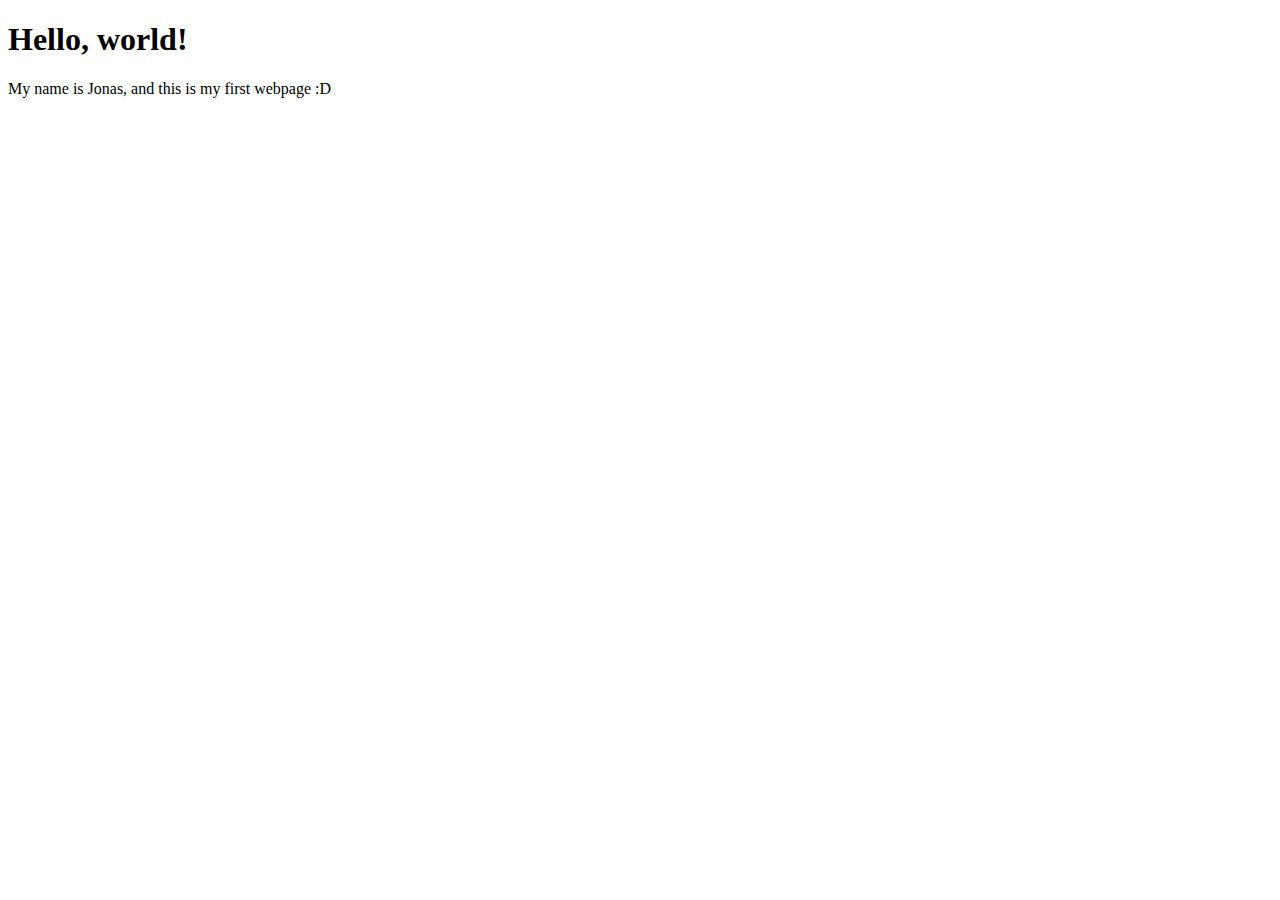
<file: 01-Test/index.html>
<!DOCTYPE html>
<html lang="en">
  <head>
    <meta charset="UTF-8" />
    <meta http-equiv="X-UA-Compatible" content="IE=edge" />
    <meta name="viewport" content="width=device-width, initial-scale=1.0" />
    <title>My first Webpage</title>
  </head>
  <body>
    <h1>Hello, world!</h1>
    <p>My name is Jonas, and this is my first webpage :D</p>
  </body>
</html>
</file>
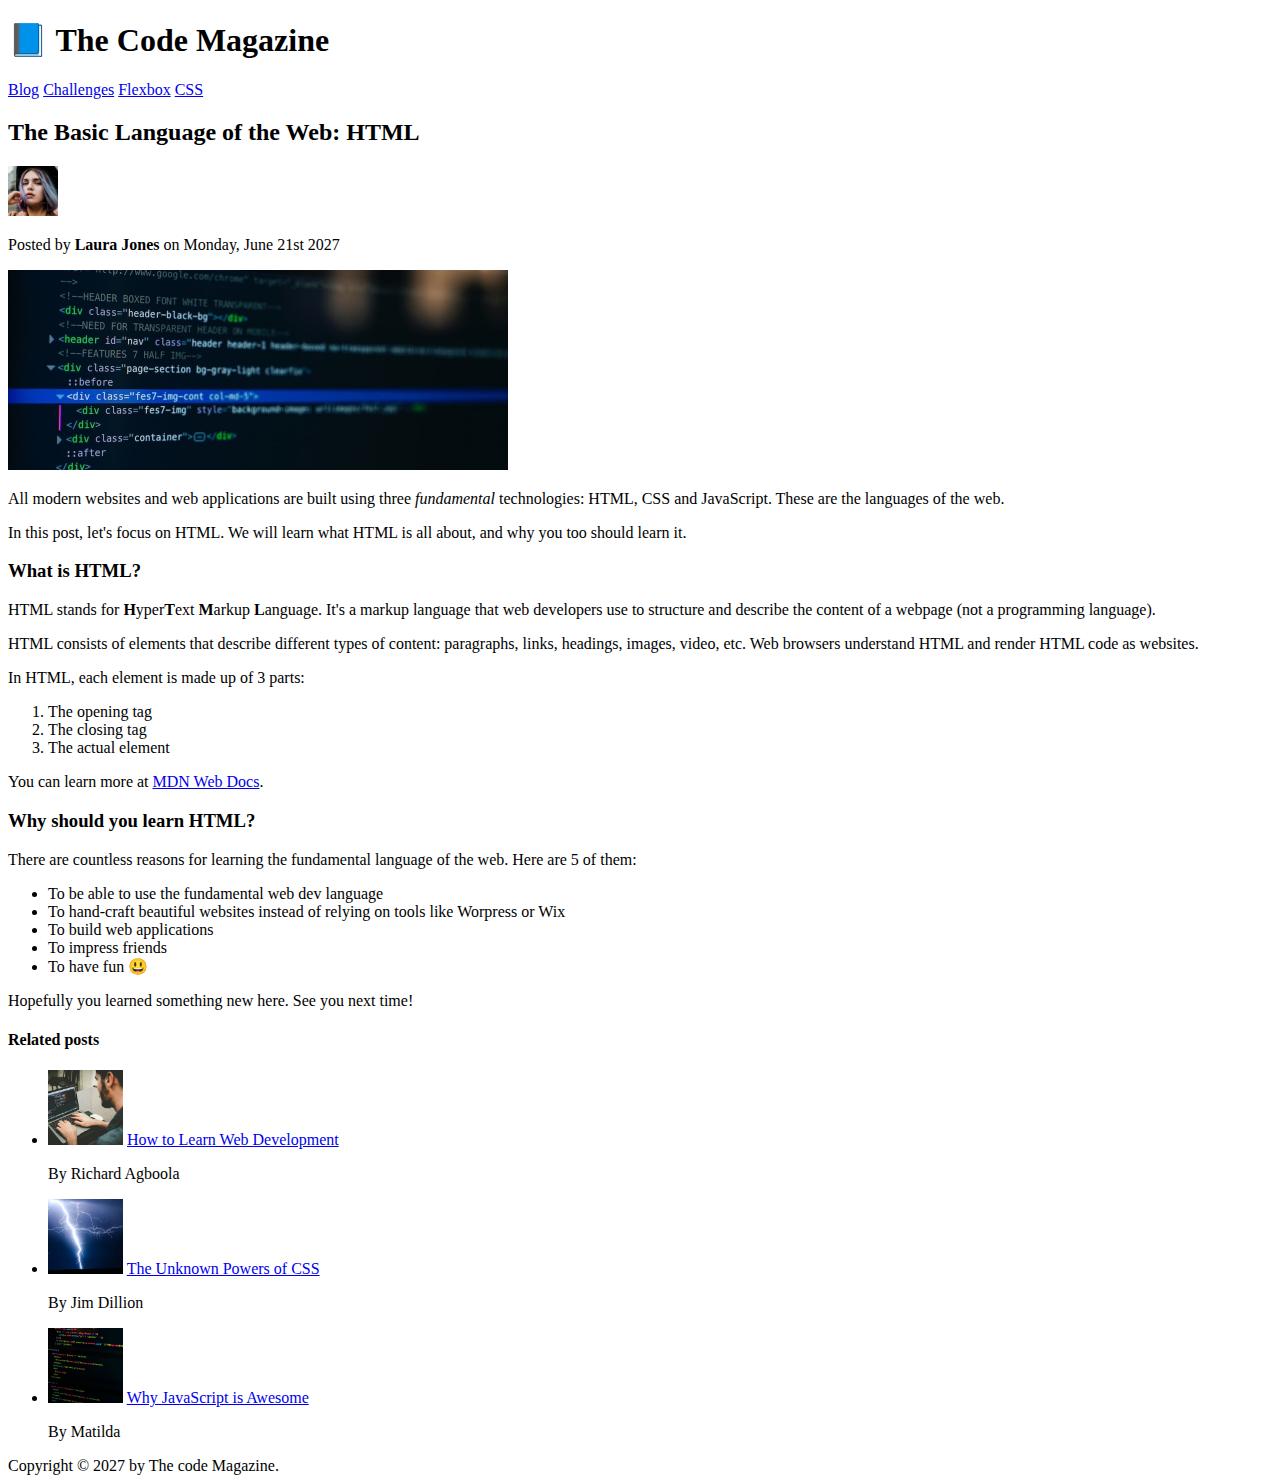
<file: 02-HTML-Fundamentals/index.html>
<!DOCTYPE html>
<html lang="en">
  <head>
    <meta charset="UTF-8" />
    <title>Basic Html</title>
  </head>

  <body>
    <header>
      <h1>📘 The Code Magazine</h1>

      <nav>
        <a href="blog.html">Blog</a>
        <a href="#">Challenges</a>
        <a href="#">Flexbox</a>
        <a href="#">CSS</a>
      </nav>
    </header>

    <article>
      <header>
        <h2>The Basic Language of the Web: HTML</h2>

        <img
          src="img/laura-jones.jpg"
          alt="Headshot of laura-jones"
          width="50"
          height="50"
        />

        <p>Posted by <strong>Laura Jones</strong> on Monday, June 21st 2027</p>

        <img src="img/post-img.jpg" alt="HTML code on a screen" width="500" />
      </header>

      <p>
        All modern websites and web applications are built using three
        <em>fundamental</em> technologies: HTML, CSS and JavaScript. These are
        the languages of the web.
      </p>

      <p>
        In this post, let's focus on HTML. We will learn what HTML is all about,
        and why you too should learn it.
      </p>

      <h3>What is HTML?</h3>

      <p>
        HTML stands for <strong>H</strong>yper<strong>T</strong>ext
        <strong>M</strong>arkup <strong>L</strong>anguage. It's a markup
        language that web developers use to structure and describe the content
        of a webpage (not a programming language).
      </p>

      <p>
        HTML consists of elements that describe different types of content:
        paragraphs, links, headings, images, video, etc. Web browsers understand
        HTML and render HTML code as websites.
      </p>

      <p>In HTML, each element is made up of 3 parts:</p>

      <ol>
        <li>The opening tag</li>
        <li>The closing tag</li>
        <li>The actual element</li>
      </ol>

      <p>
        You can learn more at
        <a
          href="https://developer.mozilla.org/en-US/docs/Web/HTML"
          target="_blank"
          >MDN Web Docs</a
        >.
      </p>
      <h3>Why should you learn HTML?</h3>

      <p>
        There are countless reasons for learning the fundamental language of the
        web. Here are 5 of them:
      </p>

      <ul>
        <li>To be able to use the fundamental web dev language</li>
        <li>
          To hand-craft beautiful websites instead of relying on tools like
          Worpress or Wix
        </li>
        <li>To build web applications</li>
        <li>To impress friends</li>
        <li>To have fun 😃</li>
      </ul>

      <p>Hopefully you learned something new here. See you next time!</p>
    </article>

    <aside>
      <h4>Related posts</h4>
      <ul>
        <li>
          <img
            src="img/related-1.jpg"
            alt="Man using computer"
            width="75"
            height="75"
          />
          <a href="#">How to Learn Web Development</a>
          <p>By Richard Agboola</p>
        </li>
        <li>
          <img
            src="img/related-2.jpg"
            alt="ligthening"
            width="75"
            height="75"
          />
          <a href="#">The Unknown Powers of CSS</a>
          <p>By Jim Dillion</p>
        </li>
        <li>
          <img
            src="img/related-3.jpg"
            alt="html.js codes"
            width="75"
            height="75"
          />
          <a href="#">Why JavaScript is Awesome</a>
          <p>By Matilda</p>
        </li>
      </ul>
    </aside>

    <footer>Copyright &copy; 2027 by The code Magazine.</footer>
  </body>
</html>
</file>
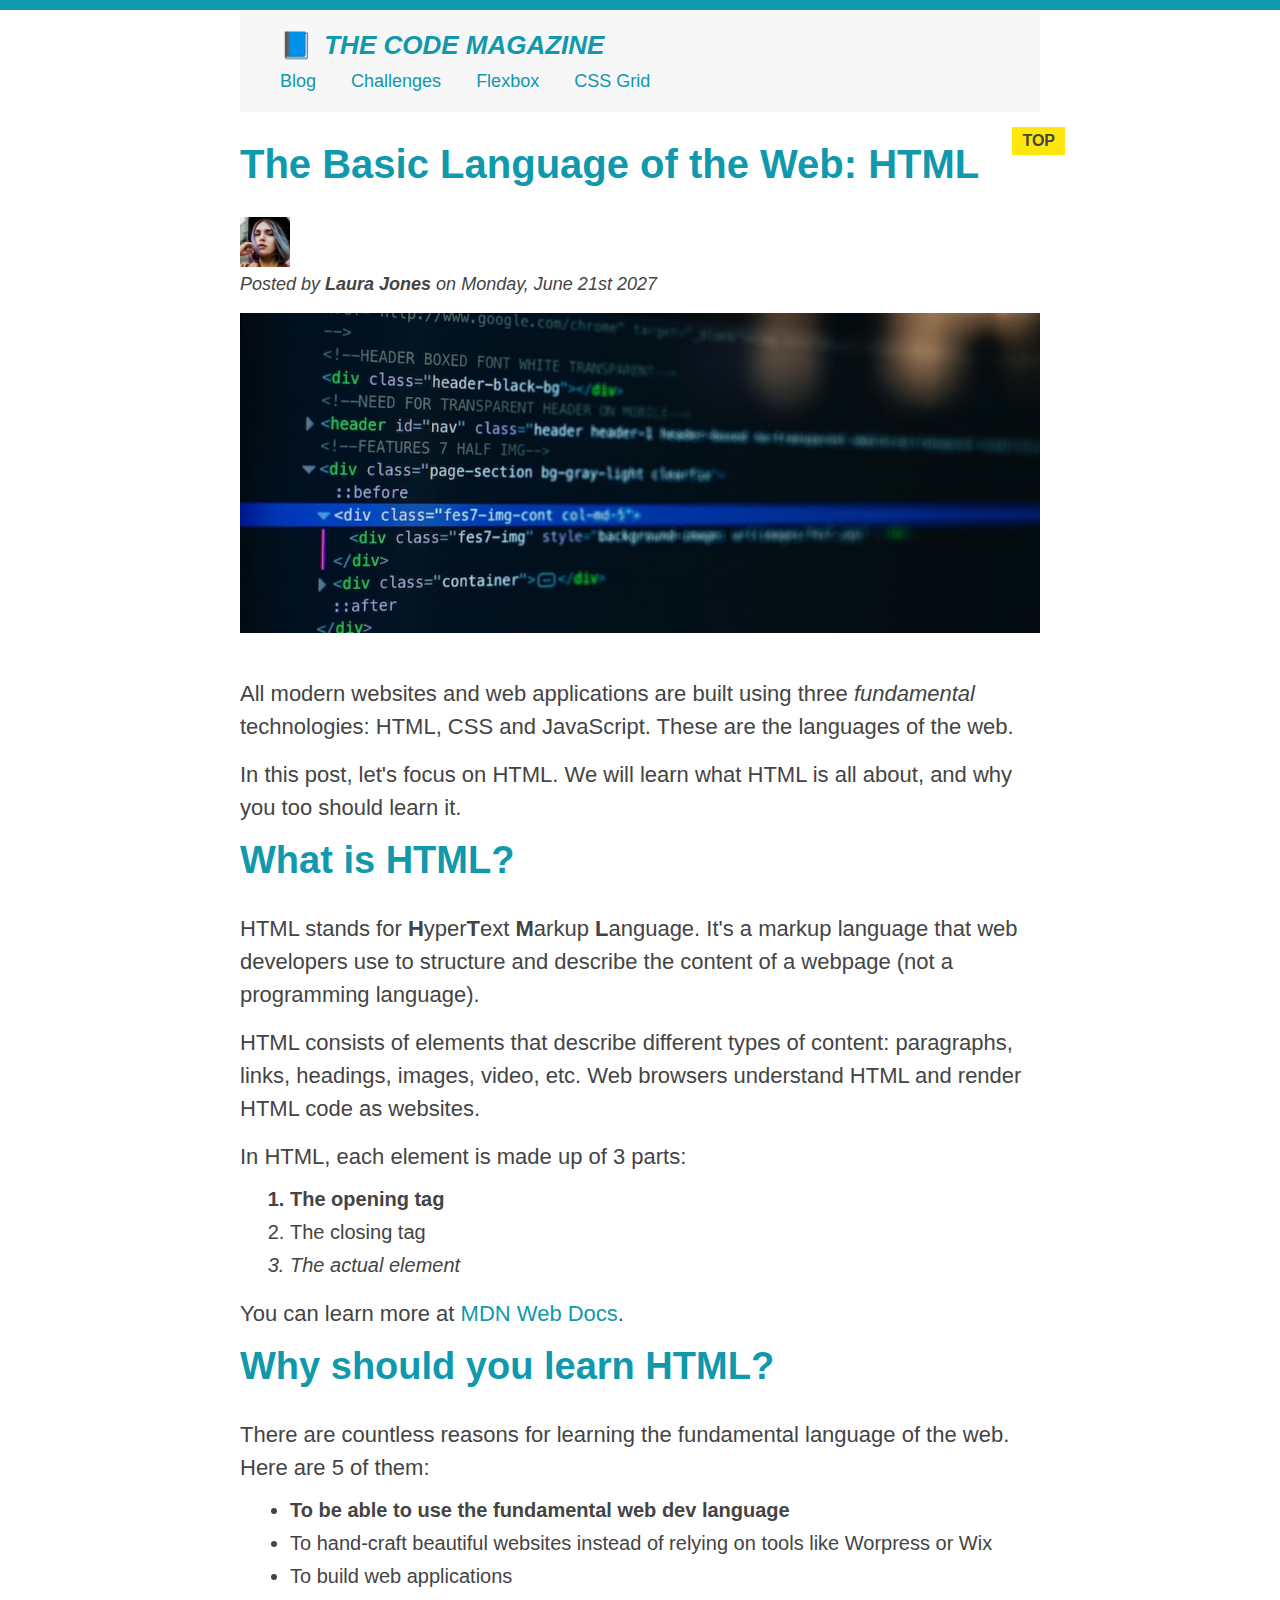
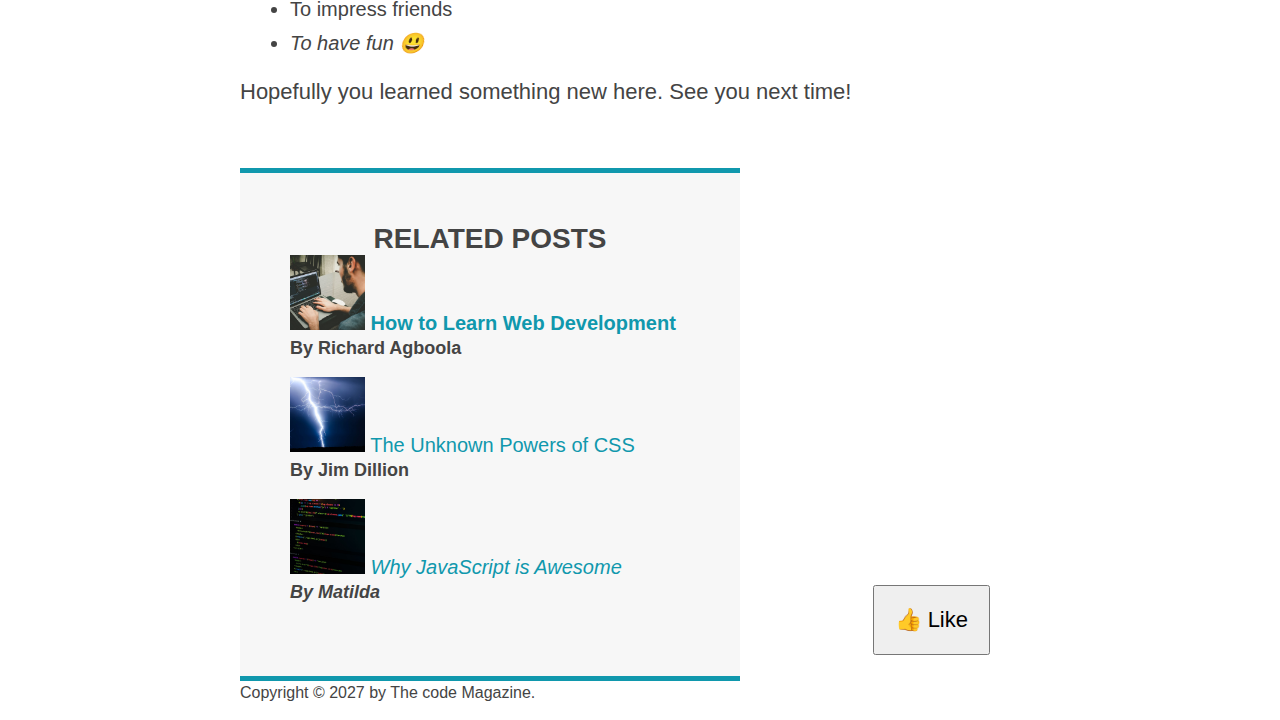
<file: 03-CSS-Fundamentals/index.html>
<!DOCTYPE html>
<html lang="en">
  <head>
    <meta charset="UTF-8" />
    <title>Basic Html</title>
    <link rel="stylesheet" href="styles.css" />
  </head>

  <body>
    <div class="container">
      <header class="main-header">
        <h1>📘 The Code Magazine</h1>

        <nav>
          <a href="blog.html">Blog</a>
          <a href="#">Challenges</a>
          <a href="#">Flexbox</a>
          <a href="#">CSS Grid</a>
        </nav>
      </header>

      <article>
        <header class="post-header">
          <h2>The Basic Language of the Web: HTML</h2>

          <img
            src="img/laura-jones.jpg"
            alt="Headshot of laura-jones"
            width="50"
            height="50"
          />

          <p id="author">
            Posted by <strong>Laura Jones</strong> on Monday, June 21st 2027
          </p>

          <img
            src="img/post-img.jpg"
            alt="HTML code on a screen"
            width="500"
            class="post-img"
          />
          <button>👍 Like</button>
        </header>

        <p>
          All modern websites and web applications are built using three
          <em>fundamental</em> technologies: HTML, CSS and JavaScript. These are
          the languages of the web.
        </p>

        <p>
          In this post, let's focus on HTML. We will learn what HTML is all
          about, and why you too should learn it.
        </p>

        <h3>What is HTML?</h3>

        <p>
          HTML stands for <strong>H</strong>yper<strong>T</strong>ext
          <strong>M</strong>arkup <strong>L</strong>anguage. It's a markup
          language that web developers use to structure and describe the content
          of a webpage (not a programming language).
        </p>

        <p>
          HTML consists of elements that describe different types of content:
          paragraphs, links, headings, images, video, etc. Web browsers
          understand HTML and render HTML code as websites.
        </p>

        <p>In HTML, each element is made up of 3 parts:</p>

        <ol>
          <li class="first-class">The opening tag</li>
          <li>The closing tag</li>
          <li>The actual element</li>
        </ol>

        <p>
          You can learn more at
          <a
            href="https://developer.mozilla.org/en-US/docs/Web/HTML"
            target="_blank"
            >MDN Web Docs</a
          >.
        </p>
        <h3>Why should you learn HTML?</h3>

        <p>
          There are countless reasons for learning the fundamental language of
          the web. Here are 5 of them:
        </p>

        <ul>
          <li class="first-class">
            To be able to use the fundamental web dev language
          </li>
          <li>
            To hand-craft beautiful websites instead of relying on tools like
            Worpress or Wix
          </li>
          <li>To build web applications</li>
          <li>To impress friends</li>
          <li>To have fun 😃</li>
        </ul>

        <p>Hopefully you learned something new here. See you next time!</p>
      </article>

      <aside>
        <h4>Related posts</h4>
        <ul class="related">
          <li>
            <img
              src="img/related-1.jpg"
              alt="Man using computer"
              width="75"
              height="75"
            />
            <a href="#">How to Learn Web Development</a>
            <p class="related-author">By Richard Agboola</p>
          </li>
          <li>
            <img
              src="img/related-2.jpg"
              alt="ligthening"
              width="75"
              height="75"
            />
            <a href="#">The Unknown Powers of CSS</a>
            <p class="related-author">By Jim Dillion</p>
          </li>
          <li>
            <img
              src="img/related-3.jpg"
              alt="html.js codes"
              width="75"
              height="75"
            />
            <a href="#">Why JavaScript is Awesome</a>
            <p class="related-author">By Matilda</p>
          </li>
        </ul>
      </aside>

      <footer>
        <p id="copyright" class="copyright text">
          Copyright &copy; 2027 by The code Magazine.
        </p>
      </footer>
    </div>
  </body>
</html>
</file>
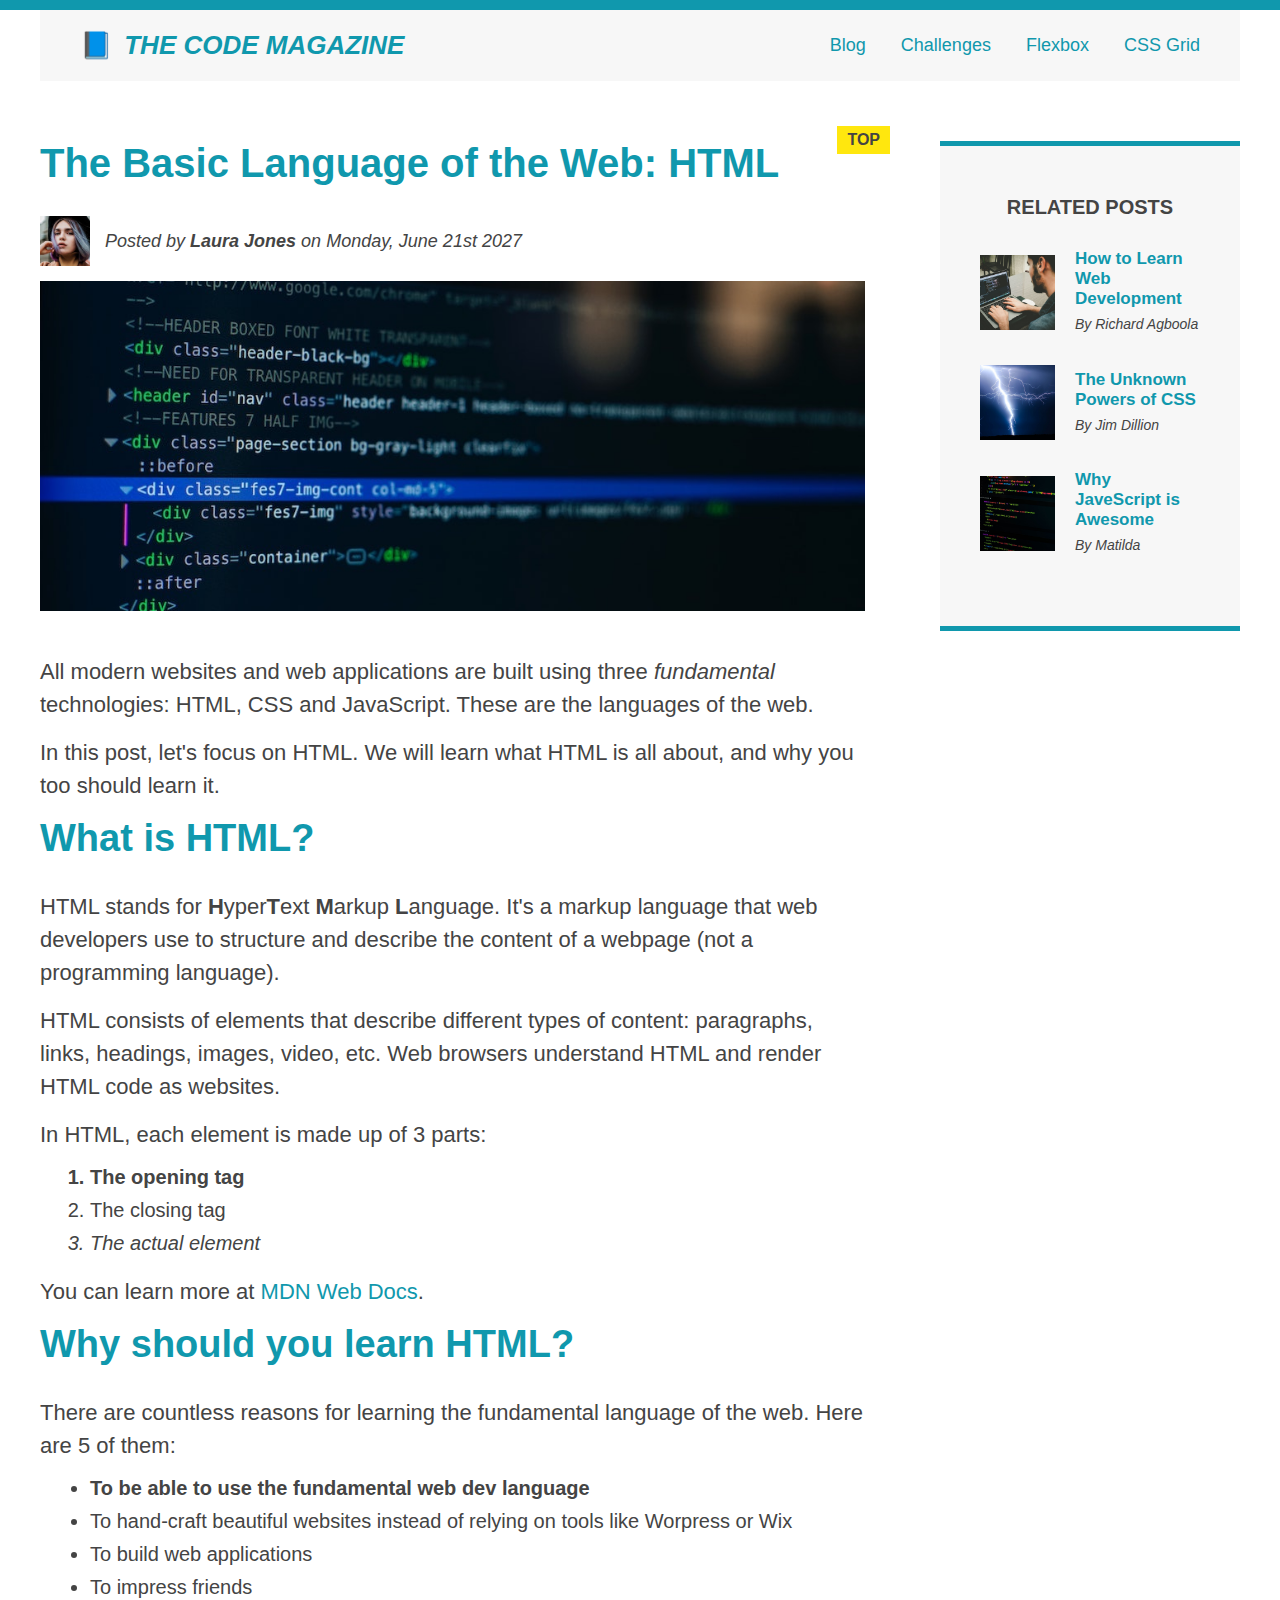
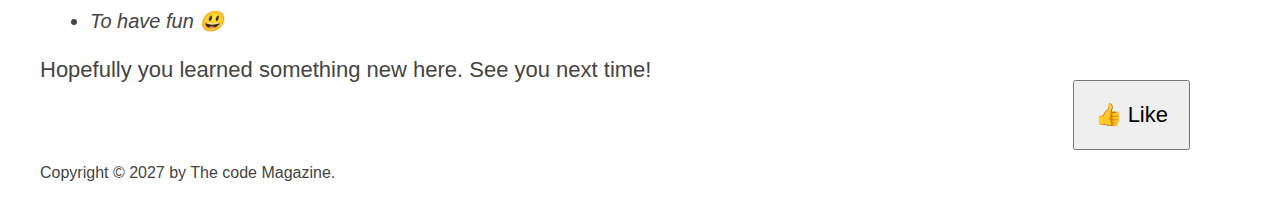
<file: 04-CSS-Layouts/index.html>
<!DOCTYPE html>
<html lang="en">
  <head>
    <meta charset="UTF-8" />
    <title>Basic Html</title>
    <link rel="stylesheet" href="styles.css" />
  </head>

  <body>
    <div class="container">
      <header class="main-header clearfix">
        <h1>📘 The Code Magazine</h1>

        <nav>
          <a href="blog.html">Blog</a>
          <a href="#">Challenges</a>
          <a href="flexbox.html">Flexbox</a>
          <a href="css-grid.html">CSS Grid</a>
        </nav>
        <!-- <div class="clear"></div> -->
      </header>

      <!-- ONLY NECESSARY FOR FLEXBOX -->
      <!-- <div class="row"> -->
      <article>
        <header class="post-header">
          <h2>The Basic Language of the Web: HTML</h2>

          <div class="author-box">
            <img
              src="img/laura-jones.jpg"
              alt="Headshot of laura-jones"
              width="50"
              height="50"
              class="author-img"
            />
            <p id="author" class="author">
              Posted by <strong>Laura Jones</strong> on Monday, June 21st 2027
            </p>
          </div>
          <img
            src="img/post-img.jpg"
            alt="HTML code on a screen"
            width="500"
            class="post-img"
          />
          <button>👍 Like</button>
        </header>

        <p>
          All modern websites and web applications are built using three
          <em>fundamental</em> technologies: HTML, CSS and JavaScript. These are
          the languages of the web.
        </p>

        <p>
          In this post, let's focus on HTML. We will learn what HTML is all
          about, and why you too should learn it.
        </p>

        <h3>What is HTML?</h3>

        <p>
          HTML stands for <strong>H</strong>yper<strong>T</strong>ext
          <strong>M</strong>arkup <strong>L</strong>anguage. It's a markup
          language that web developers use to structure and describe the content
          of a webpage (not a programming language).
        </p>

        <p>
          HTML consists of elements that describe different types of content:
          paragraphs, links, headings, images, video, etc. Web browsers
          understand HTML and render HTML code as websites.
        </p>

        <p>In HTML, each element is made up of 3 parts:</p>

        <ol>
          <li class="first-class">The opening tag</li>
          <li>The closing tag</li>
          <li>The actual element</li>
        </ol>

        <p>
          You can learn more at
          <a
            href="https://developer.mozilla.org/en-US/docs/Web/HTML"
            target="_blank"
            >MDN Web Docs</a
          >.
        </p>
        <h3>Why should you learn HTML?</h3>

        <p>
          There are countless reasons for learning the fundamental language of
          the web. Here are 5 of them:
        </p>

        <ul>
          <li class="first-class">
            To be able to use the fundamental web dev language
          </li>
          <li>
            To hand-craft beautiful websites instead of relying on tools like
            Worpress or Wix
          </li>
          <li>To build web applications</li>
          <li>To impress friends</li>
          <li>To have fun 😃</li>
        </ul>

        <p>Hopefully you learned something new here. See you next time!</p>
      </article>

      <aside>
        <h4>Related posts</h4>
        <ul class="related">
          <li class="related-post">
            <img
              src="img/related-1.jpg"
              alt="Man using computer"
              width="75"
              height="75"
            />
            <div>
              <a href="#" class="related-link">How to Learn Web Development</a>
              <p class="related-author">By Richard Agboola</p>
            </div>
          </li>
          <li class="related-post">
            <img
              src="img/related-2.jpg"
              alt="ligthening"
              width="75"
              height="75"
            />
            <div>
              <a href="#" class="related-link">The Unknown Powers of CSS</a>
              <p class="related-author">By Jim Dillion</p>
            </div>
          </li class="related-post">
          <li class="related-post">
            <img
              src="img/related-3.jpg"
              alt="coding"
              width="75"
              height="75"
            />
            <div>
              <a href="#" class="related-link">Why JaveScript is Awesome</a>
              <p class="related-author">By Matilda</p>
            </div>
          </li class="related-post">

        </ul>
      </aside>
     <!-- </div> -->

      <footer>
        <p id="copyright" class="copyright text">
          Copyright &copy; 2027 by The code Magazine.
        </p>
      </footer>
    </div>
  </body>
</html>
</file>
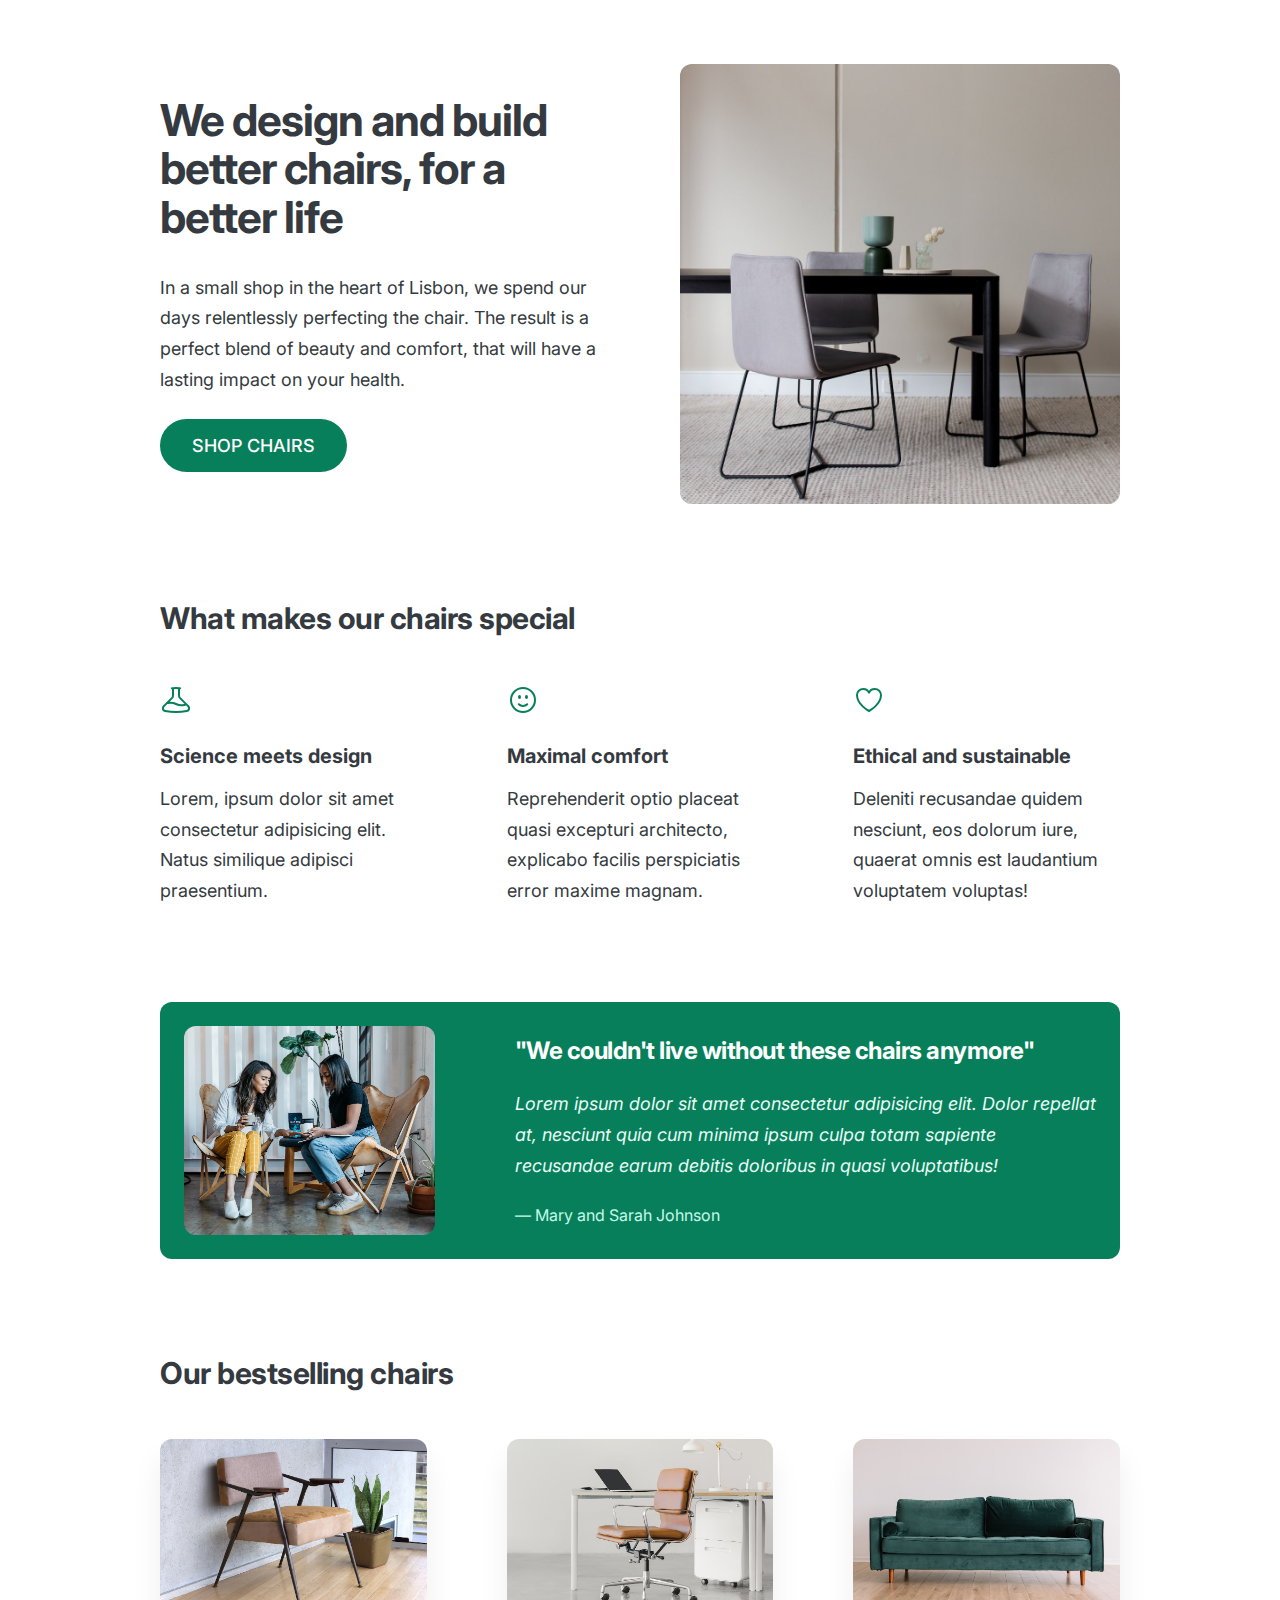
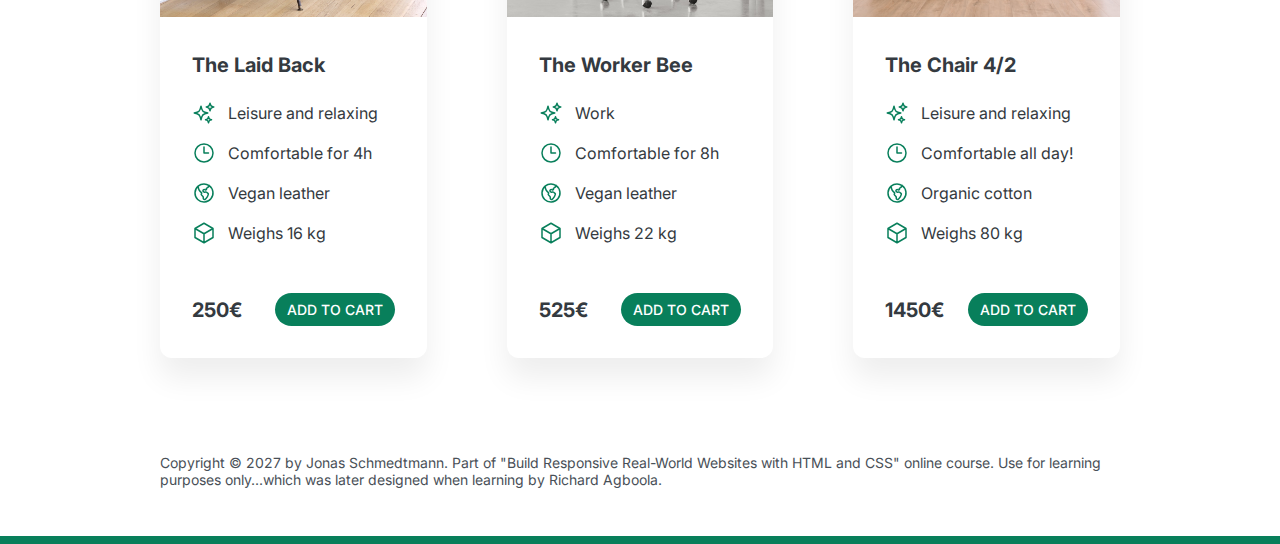
<file: 05-Design/index.html>
<!DOCTYPE html>
<html lang="en">
  <head>
    <meta charset="UTF-8" />
    <meta http-equiv="X-UA-Compatible" content="IE=edge" />
    <meta name="viewport" content="width=device-width, initial-scale=1.0" />

    <link rel="preconnect" href="https://fonts.googleapis.com" />
    <link rel="preconnect" href="https://fonts.gstatic.com" crossorigin />
    <link
      href="https://fonts.googleapis.com/css2?family=Inter:wght@400;500;700&display=swap"
      rel="stylesheet"
    />

    <link rel="stylesheet" href="style.css" />
    <title>Lisbon Chair Shop</title>
  </head>
  <body>
    <div class="container">
      <header>
        <div class="header-text-box">
          <h1>We design and build better chairs, for a better life</h1>
          <p class="header-text">
            In a small shop in the heart of Lisbon, we spend our days
            relentlessly perfecting the chair. The result is a perfect blend of
            beauty and comfort, that will have a lasting impact on your health.
          </p>
          <a class="btn btn--big" href="#">Shop chairs</a>
        </div>
        <img src="hero.jpg" alt="Photo" />
      </header>

      <section>
        <h2>What makes our chairs special</h2>
        <div class="grid-3-cols">
          <div>
            <svg
              xmlns="http://www.w3.org/2000/svg"
              fill="none"
              viewBox="0 0 24 24"
              stroke-width="1.5"
              stroke="currentColor"
              class="features-icon"
            >
              <path
                stroke-linecap="round"
                stroke-linejoin="round"
                d="M9.75 3.104v5.714a2.25 2.25 0 01-.659 1.591L5 14.5M9.75 3.104c-.251.023-.501.05-.75.082m.75-.082a24.301 24.301 0 014.5 0m0 0v5.714c0 .597.237 1.17.659 1.591L19.8 15.3M14.25 3.104c.251.023.501.05.75.082M19.8 15.3l-1.57.393A9.065 9.065 0 0112 15a9.065 9.065 0 00-6.23-.693L5 14.5m14.8.8l1.402 1.402c1.232 1.232.65 3.318-1.067 3.611A48.309 48.309 0 0112 21c-2.773 0-5.491-.235-8.135-.687-1.718-.293-2.3-2.379-1.067-3.61L5 14.5"
              />
            </svg>

            <p class="features-title"><strong>Science meets design</strong></p>
            <p class="features-text">
              Lorem, ipsum dolor sit amet consectetur adipisicing elit. Natus
              similique adipisci praesentium.
            </p>
          </div>

          <div>
            <svg
              xmlns="http://www.w3.org/2000/svg"
              fill="none"
              viewBox="0 0 24 24"
              stroke-width="1.5"
              stroke="currentColor"
              class="features-icon"
            >
              <path
                stroke-linecap="round"
                stroke-linejoin="round"
                d="M15.182 15.182a4.5 4.5 0 01-6.364 0M21 12a9 9 0 11-18 0 9 9 0 0118 0zM9.75 9.75c0 .414-.168.75-.375.75S9 10.164 9 9.75 9.168 9 9.375 9s.375.336.375.75zm-.375 0h.008v.015h-.008V9.75zm5.625 0c0 .414-.168.75-.375.75s-.375-.336-.375-.75.168-.75.375-.75.375.336.375.75zm-.375 0h.008v.015h-.008V9.75z"
              />
            </svg>

            <p class="features-title">
              <strong>Maximal comfort</strong>
            </p>
            <p class="features-text">
              Reprehenderit optio placeat quasi excepturi architecto, explicabo
              facilis perspiciatis error maxime magnam.
            </p>
          </div>

          <div>
            <svg
              xmlns="http://www.w3.org/2000/svg"
              fill="none"
              viewBox="0 0 24 24"
              stroke-width="1.5"
              stroke="currentColor"
              class="features-icon"
            >
              <path
                stroke-linecap="round"
                stroke-linejoin="round"
                d="M21 8.25c0-2.485-2.099-4.5-4.688-4.5-1.935 0-3.597 1.126-4.312 2.733-.715-1.607-2.377-2.733-4.313-2.733C5.1 3.75 3 5.765 3 8.25c0 7.22 9 12 9 12s9-4.78 9-12z"
              />
            </svg>

            <p class="features-title">
              <strong>Ethical and sustainable</strong>
            </p>
            <p class="features-text">
              Deleniti recusandae quidem nesciunt, eos dolorum iure, quaerat
              omnis est laudantium voluptatem voluptas!
            </p>
          </div>
        </div>
      </section>

      <section class="testimonial-section">
        <div class="grid-3-cols">
          <img src="customers.jpg" alt="People sitting on chairs" />
          <div class="testimonial-box">
            <h2>"We couldn't live without these chairs anymore"</h2>
            <blockquote class="testimonial-text">
              Lorem ipsum dolor sit amet consectetur adipisicing elit. Dolor
              repellat at, nesciunt quia cum minima ipsum culpa totam sapiente
              recusandae earum debitis doloribus in quasi voluptatibus!
            </blockquote>
            <p class="testimonial-author">&mdash; Mary and Sarah Johnson</p>
          </div>
        </div>
      </section>

      <section>
        <h2>Our bestselling chairs</h2>
        <div class="grid-3-cols">
          <figure class="chair">
            <img src="chair-1.jpg" alt="Chair" />
            <div class="chair-box">
              <h3>The Laid Back</h3>
              <ul class="chair-details">
                <li>
                  <svg
                    xmlns="http://www.w3.org/2000/svg"
                    fill="none"
                    viewBox="0 0 24 24"
                    stroke-width="1.5"
                    stroke="currentColor"
                    class="chair-icon"
                  >
                    <path
                      stroke-linecap="round"
                      stroke-linejoin="round"
                      d="M9.813 15.904L9 18.75l-.813-2.846a4.5 4.5 0 00-3.09-3.09L2.25 12l2.846-.813a4.5 4.5 0 003.09-3.09L9 5.25l.813 2.846a4.5 4.5 0 003.09 3.09L15.75 12l-2.846.813a4.5 4.5 0 00-3.09 3.09zM18.259 8.715L18 9.75l-.259-1.035a3.375 3.375 0 00-2.455-2.456L14.25 6l1.036-.259a3.375 3.375 0 002.455-2.456L18 2.25l.259 1.035a3.375 3.375 0 002.456 2.456L21.75 6l-1.035.259a3.375 3.375 0 00-2.456 2.456zM16.894 20.567L16.5 21.75l-.394-1.183a2.25 2.25 0 00-1.423-1.423L13.5 18.75l1.183-.394a2.25 2.25 0 001.423-1.423l.394-1.183.394 1.183a2.25 2.25 0 001.423 1.423l1.183.394-1.183.394a2.25 2.25 0 00-1.423 1.423z"
                    />
                  </svg>
                  <!-- Span is a generic INLINE text element, it doesn't have any meaning. It's like a div element, but inline -->
                  <span>Leisure and relaxing</span>
                </li>
                <li>
                  <svg
                    xmlns="http://www.w3.org/2000/svg"
                    fill="none"
                    viewBox="0 0 24 24"
                    stroke-width="1.5"
                    stroke="currentColor"
                    class="chair-icon"
                  >
                    <path
                      stroke-linecap="round"
                      stroke-linejoin="round"
                      d="M12 6v6h4.5m4.5 0a9 9 0 11-18 0 9 9 0 0118 0z"
                    />
                  </svg>

                  <span>Comfortable for 4h</span>
                </li>
                <li>
                  <svg
                    xmlns="http://www.w3.org/2000/svg"
                    fill="none"
                    viewBox="0 0 24 24"
                    stroke-width="1.5"
                    stroke="currentColor"
                    class="chair-icon"
                  >
                    <path
                      stroke-linecap="round"
                      stroke-linejoin="round"
                      d="M6.115 5.19l.319 1.913A6 6 0 008.11 10.36L9.75 12l-.387.775c-.217.433-.132.956.21 1.298l1.348 1.348c.21.21.329.497.329.795v1.089c0 .426.24.815.622 1.006l.153.076c.433.217.956.132 1.298-.21l.723-.723a8.7 8.7 0 002.288-4.042 1.087 1.087 0 00-.358-1.099l-1.33-1.108c-.251-.21-.582-.299-.905-.245l-1.17.195a1.125 1.125 0 01-.98-.314l-.295-.295a1.125 1.125 0 010-1.591l.13-.132a1.125 1.125 0 011.3-.21l.603.302a.809.809 0 001.086-1.086L14.25 7.5l1.256-.837a4.5 4.5 0 001.528-1.732l.146-.292M6.115 5.19A9 9 0 1017.18 4.64M6.115 5.19A8.965 8.965 0 0112 3c1.929 0 3.716.607 5.18 1.64"
                    />
                  </svg>

                  <span>Vegan leather</span>
                </li>
                <li>
                  <svg
                    xmlns="http://www.w3.org/2000/svg"
                    fill="none"
                    viewBox="0 0 24 24"
                    stroke-width="1.5"
                    stroke="currentColor"
                    class="chair-icon"
                  >
                    <path
                      stroke-linecap="round"
                      stroke-linejoin="round"
                      d="M21 7.5l-9-5.25L3 7.5m18 0l-9 5.25m9-5.25v9l-9 5.25M3 7.5l9 5.25M3 7.5v9l9 5.25m0-9v9"
                    />
                  </svg>

                  <span>Weighs 16 kg</span>
                </li>
              </ul>
              <div class="chair-price">
                <strong>250€</strong>
                <a href="#" class="btn btn--small">Add to cart</a>
              </div>
            </div>
          </figure>

          <figure class="chair">
            <img src="chair-2.jpg" alt="Chair" />
            <div class="chair-box">
              <h3>The Worker Bee</h3>
              <ul class="chair-details">
                <li>
                  <svg
                    xmlns="http://www.w3.org/2000/svg"
                    fill="none"
                    viewBox="0 0 24 24"
                    stroke-width="1.5"
                    stroke="currentColor"
                    class="chair-icon"
                  >
                    <path
                      stroke-linecap="round"
                      stroke-linejoin="round"
                      d="M9.813 15.904L9 18.75l-.813-2.846a4.5 4.5 0 00-3.09-3.09L2.25 12l2.846-.813a4.5 4.5 0 003.09-3.09L9 5.25l.813 2.846a4.5 4.5 0 003.09 3.09L15.75 12l-2.846.813a4.5 4.5 0 00-3.09 3.09zM18.259 8.715L18 9.75l-.259-1.035a3.375 3.375 0 00-2.455-2.456L14.25 6l1.036-.259a3.375 3.375 0 002.455-2.456L18 2.25l.259 1.035a3.375 3.375 0 002.456 2.456L21.75 6l-1.035.259a3.375 3.375 0 00-2.456 2.456zM16.894 20.567L16.5 21.75l-.394-1.183a2.25 2.25 0 00-1.423-1.423L13.5 18.75l1.183-.394a2.25 2.25 0 001.423-1.423l.394-1.183.394 1.183a2.25 2.25 0 001.423 1.423l1.183.394-1.183.394a2.25 2.25 0 00-1.423 1.423z"
                    />
                  </svg>

                  <span>Work</span>
                </li>
                <li>
                  <svg
                    xmlns="http://www.w3.org/2000/svg"
                    fill="none"
                    viewBox="0 0 24 24"
                    stroke-width="1.5"
                    stroke="currentColor"
                    class="chair-icon"
                  >
                    <path
                      stroke-linecap="round"
                      stroke-linejoin="round"
                      d="M12 6v6h4.5m4.5 0a9 9 0 11-18 0 9 9 0 0118 0z"
                    />
                  </svg>
                  <span>Comfortable for 8h</span>
                </li>
                <li>
                  <svg
                    xmlns="http://www.w3.org/2000/svg"
                    fill="none"
                    viewBox="0 0 24 24"
                    stroke-width="1.5"
                    stroke="currentColor"
                    class="chair-icon"
                  >
                    <path
                      stroke-linecap="round"
                      stroke-linejoin="round"
                      d="M6.115 5.19l.319 1.913A6 6 0 008.11 10.36L9.75 12l-.387.775c-.217.433-.132.956.21 1.298l1.348 1.348c.21.21.329.497.329.795v1.089c0 .426.24.815.622 1.006l.153.076c.433.217.956.132 1.298-.21l.723-.723a8.7 8.7 0 002.288-4.042 1.087 1.087 0 00-.358-1.099l-1.33-1.108c-.251-.21-.582-.299-.905-.245l-1.17.195a1.125 1.125 0 01-.98-.314l-.295-.295a1.125 1.125 0 010-1.591l.13-.132a1.125 1.125 0 011.3-.21l.603.302a.809.809 0 001.086-1.086L14.25 7.5l1.256-.837a4.5 4.5 0 001.528-1.732l.146-.292M6.115 5.19A9 9 0 1017.18 4.64M6.115 5.19A8.965 8.965 0 0112 3c1.929 0 3.716.607 5.18 1.64"
                    />
                  </svg>
                  <span>Vegan leather</span>
                </li>
                <li>
                  <svg
                    xmlns="http://www.w3.org/2000/svg"
                    fill="none"
                    viewBox="0 0 24 24"
                    stroke-width="1.5"
                    stroke="currentColor"
                    class="chair-icon"
                  >
                    <path
                      stroke-linecap="round"
                      stroke-linejoin="round"
                      d="M21 7.5l-9-5.25L3 7.5m18 0l-9 5.25m9-5.25v9l-9 5.25M3 7.5l9 5.25M3 7.5v9l9 5.25m0-9v9"
                    />
                  </svg>
                  <span>Weighs 22 kg</span>
                </li>
              </ul>
              <div class="chair-price">
                <strong>525€</strong>
                <a href="#" class="btn btn--small">Add to cart</a>
              </div>
            </div>
          </figure>

          <figure class="chair">
            <img src="chair-3.jpg" alt="Chair" />
            <div class="chair-box">
              <h3>The Chair 4/2</h3>
              <ul class="chair-details">
                <li>
                  <svg
                    xmlns="http://www.w3.org/2000/svg"
                    fill="none"
                    viewBox="0 0 24 24"
                    stroke-width="1.5"
                    stroke="currentColor"
                    class="chair-icon"
                  >
                    <path
                      stroke-linecap="round"
                      stroke-linejoin="round"
                      d="M9.813 15.904L9 18.75l-.813-2.846a4.5 4.5 0 00-3.09-3.09L2.25 12l2.846-.813a4.5 4.5 0 003.09-3.09L9 5.25l.813 2.846a4.5 4.5 0 003.09 3.09L15.75 12l-2.846.813a4.5 4.5 0 00-3.09 3.09zM18.259 8.715L18 9.75l-.259-1.035a3.375 3.375 0 00-2.455-2.456L14.25 6l1.036-.259a3.375 3.375 0 002.455-2.456L18 2.25l.259 1.035a3.375 3.375 0 002.456 2.456L21.75 6l-1.035.259a3.375 3.375 0 00-2.456 2.456zM16.894 20.567L16.5 21.75l-.394-1.183a2.25 2.25 0 00-1.423-1.423L13.5 18.75l1.183-.394a2.25 2.25 0 001.423-1.423l.394-1.183.394 1.183a2.25 2.25 0 001.423 1.423l1.183.394-1.183.394a2.25 2.25 0 00-1.423 1.423z"
                    />
                  </svg>

                  <span>Leisure and relaxing</span>
                </li>
                <li>
                  <svg
                    xmlns="http://www.w3.org/2000/svg"
                    fill="none"
                    viewBox="0 0 24 24"
                    stroke-width="1.5"
                    stroke="currentColor"
                    class="chair-icon"
                  >
                    <path
                      stroke-linecap="round"
                      stroke-linejoin="round"
                      d="M12 6v6h4.5m4.5 0a9 9 0 11-18 0 9 9 0 0118 0z"
                    />
                  </svg>
                  <span>Comfortable all day!</span>
                </li>
                <li>
                  <svg
                    xmlns="http://www.w3.org/2000/svg"
                    fill="none"
                    viewBox="0 0 24 24"
                    stroke-width="1.5"
                    stroke="currentColor"
                    class="chair-icon"
                  >
                    <path
                      stroke-linecap="round"
                      stroke-linejoin="round"
                      d="M6.115 5.19l.319 1.913A6 6 0 008.11 10.36L9.75 12l-.387.775c-.217.433-.132.956.21 1.298l1.348 1.348c.21.21.329.497.329.795v1.089c0 .426.24.815.622 1.006l.153.076c.433.217.956.132 1.298-.21l.723-.723a8.7 8.7 0 002.288-4.042 1.087 1.087 0 00-.358-1.099l-1.33-1.108c-.251-.21-.582-.299-.905-.245l-1.17.195a1.125 1.125 0 01-.98-.314l-.295-.295a1.125 1.125 0 010-1.591l.13-.132a1.125 1.125 0 011.3-.21l.603.302a.809.809 0 001.086-1.086L14.25 7.5l1.256-.837a4.5 4.5 0 001.528-1.732l.146-.292M6.115 5.19A9 9 0 1017.18 4.64M6.115 5.19A8.965 8.965 0 0112 3c1.929 0 3.716.607 5.18 1.64"
                    />
                  </svg>
                  <span>Organic cotton</span>
                </li>
                <li>
                  <svg
                    xmlns="http://www.w3.org/2000/svg"
                    fill="none"
                    viewBox="0 0 24 24"
                    stroke-width="1.5"
                    stroke="currentColor"
                    class="chair-icon"
                  >
                    <path
                      stroke-linecap="round"
                      stroke-linejoin="round"
                      d="M21 7.5l-9-5.25L3 7.5m18 0l-9 5.25m9-5.25v9l-9 5.25M3 7.5l9 5.25M3 7.5v9l9 5.25m0-9v9"
                    />
                  </svg>
                  <span>Weighs 80 kg</span>
                </li>
              </ul>
              <div class="chair-price">
                <strong>1450€</strong>
                <a href="#" class="btn btn--small">Add to cart</a>
              </div>
            </div>
          </figure>
        </div>
      </section>

      <footer>
        Copyright &copy; 2027 by Jonas Schmedtmann. Part of "Build Responsive
        Real-World Websites with HTML and CSS" online course. Use for learning
        purposes only...which was later designed when learning by Richard
        Agboola.
      </footer>
    </div>
  </body>
</html>
</file>
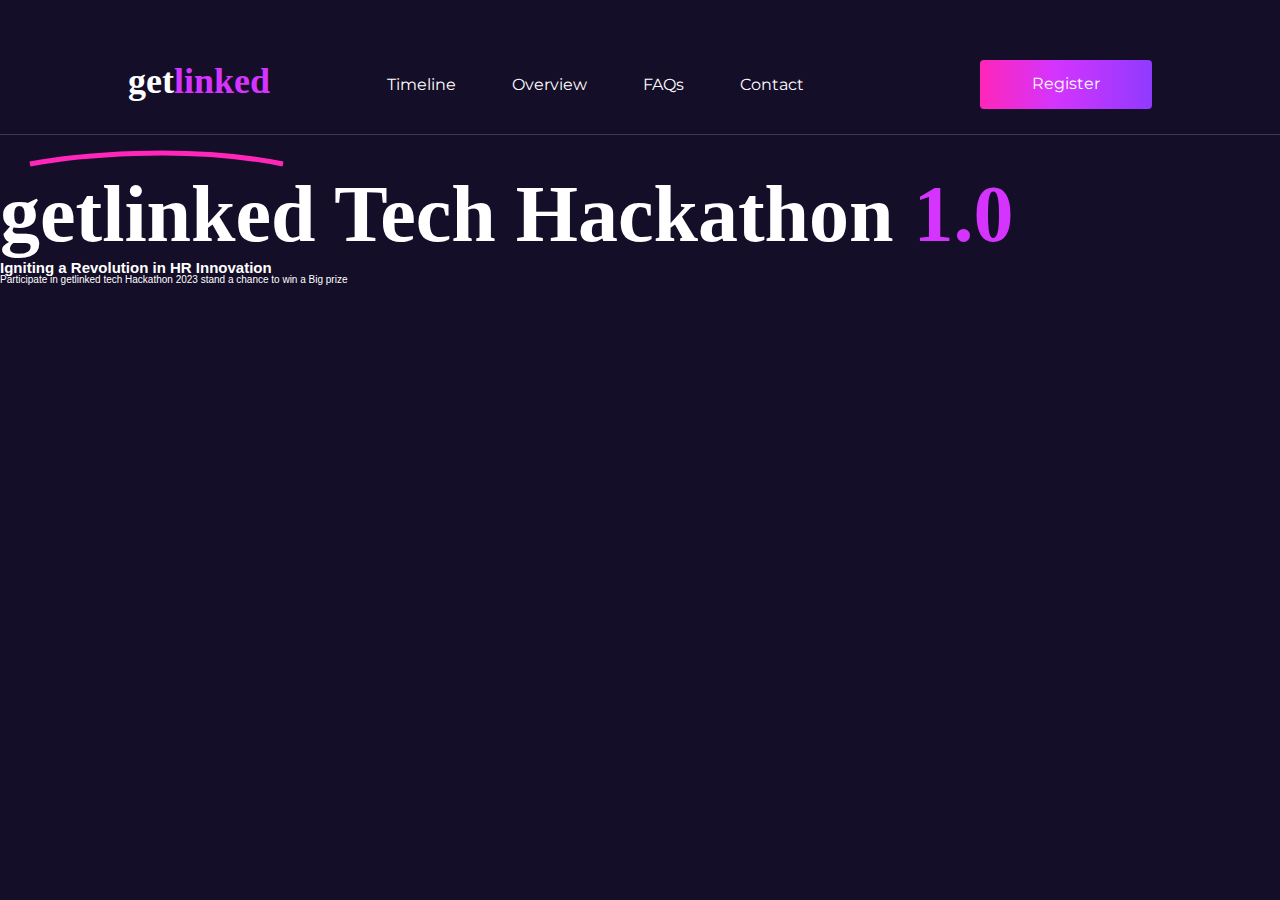
<file: Getlinked/index.html>
<!DOCTYPE html>
<html lang="en">
  <head>
    <meta charset="UTF-8" />
    <meta name="viewport" content="width=device-width, initial-scale=1.0" />

    <link
      href="https://api.fontshare.com/v2/css?f[]=clash-display@200,400,700,500,600,300&display=swap"
      rel="stylesheet"
    />

    <link rel="preconnect" href="https://fonts.googleapis.com" />
    <link rel="preconnect" href="https://fonts.gstatic.com" crossorigin />
    <link
      href="https://fonts.googleapis.com/css2?family=Montserrat&display=swap"
      rel="stylesheet"
    />

    <link rel="stylesheet" href="css/styles.css" />

    <title>Getlinked</title>
  </head>
  <body>
    <header class="header">
      <p class="logo">get<span class="color">linked</span></p>
      <nav class="main-nav">
        <ul class="main-nav-list">
          <li><a href="#" class="main-nav-link">Timeline</a></li>
          <li><a href="#" class="main-nav-link">Overview</a></li>
          <li><a href="#" class="main-nav-link">FAQs</a></li>
          <li><a href="#" class="main-nav-link">Contact</a></li>
          <li><a href="#" class="main-nav-link nav-cta">Register</a></li>
        </ul>
      </nav>
    </header>

    <main>
      <section class="section-hero">
        <div class="hero">
          <div class="hero-text-box">
            <svg
              class="star"
              width="26"
              height="32"
              viewBox="0 0 26 32"
              fill="none"
              xmlns="http://www.w3.org/2000/svg"
              xmlns:xlink="http://www.w3.org/1999/xlink"
            >
              <rect width="26" height="32" fill="url(#pattern0)" />
              <defs>
                <pattern
                  id="pattern0"
                  patternContentUnits="objectBoundingBox"
                  width="1"
                  height="1"
                >
                  <use
                    xlink:href="#image0_55_13"
                    transform="matrix(0.000300481 0 0 0.000244141 -0.00405649 0)"
                  />
                </pattern>
                <image id="image0_55_13" width="3355" height="4096" />
              </defs>
            </svg>

            <svg
              class="stroke"
              xmlns="http://www.w3.org/2000/svg"
              width="255"
              height="17"
              viewBox="0 0 255 17"
              fill="none"
            >
              <path
                d="M1 14.043C43.3333 5.7097 154.4 -5.95697 254 14.043"
                stroke="#FF26B9"
                stroke-width="5"
              />
            </svg>

            <h1 class="heading-primary">
              getlinked Tech Hackathon <span class="color">1.0</span>
            </h1>

            <h2>Igniting a Revolution in HR Innovation</h2>
            <p class="hero-description">
              Participate in getlinked tech Hackathon 2023 stand a chance to win
              a Big prize
            </p>
          </div>
          <div class="hero-img-box"></div>
        </div>
      </section>
    </main>
  </body>
</html>
</file>
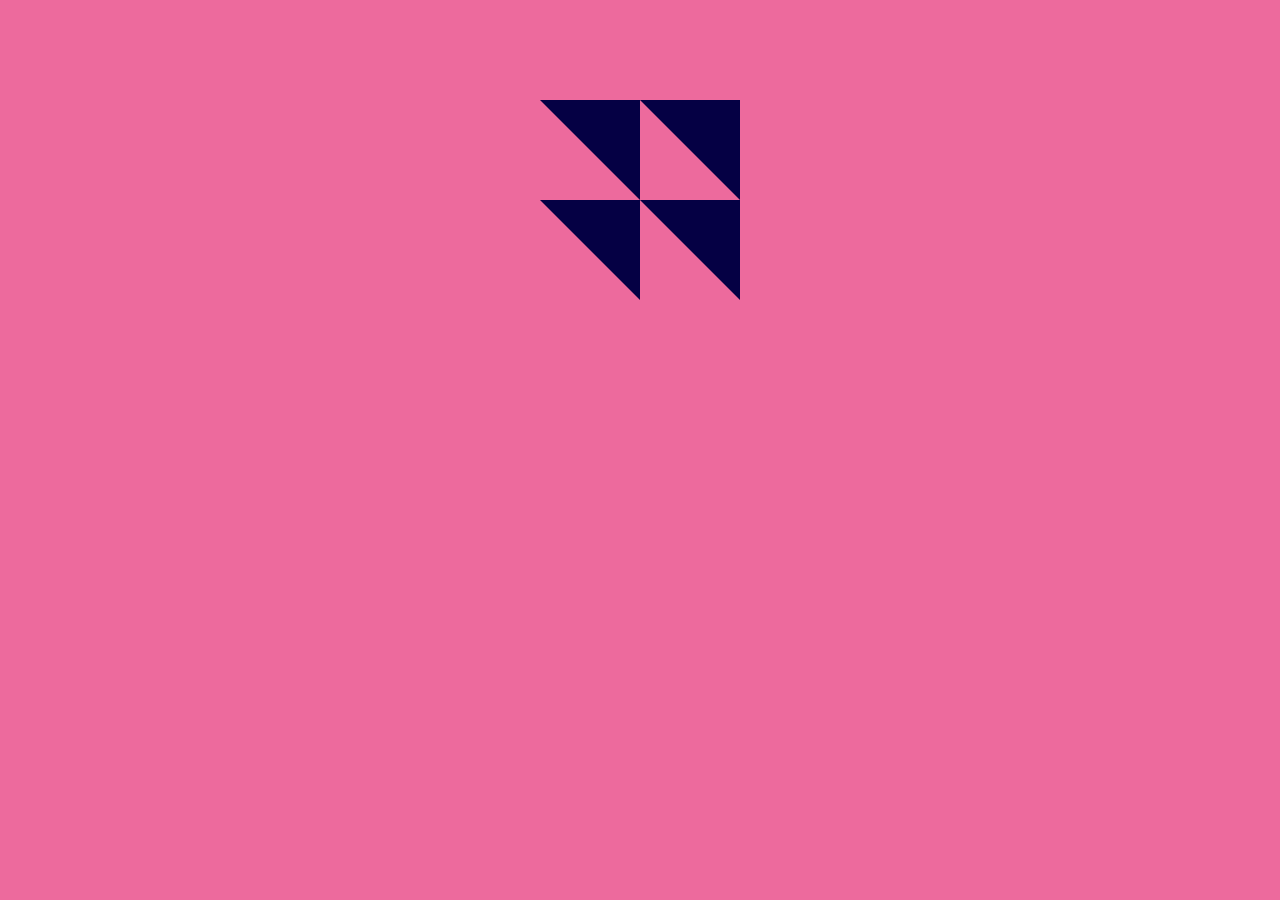
<file: cssbattle.html>
<!DOCTYPE html>
<html lang="en">
  <head>
    <meta charset="UTF-8" />
    <meta name="viewport" content="width=device-width, initial-scale=1.0" />
    <title>Document</title>
    <style>
      body {
        display: flex;
        align-items: center;
        justify-content: center;
        margin: 100px auto;
        background: #ed6a9d;
      }
      .box {
        display: grid;
        grid-template-columns: 1fr 1fr;
      }
      .box div {
        border: 50px solid transparent;
        border-top: 0;
        border-right: 50px solid #050044;
        border-top: 50px solid #050044;
      }
    </style>
  </head>
  <body>
    <div class="box">
      <div></div>
      <div></div>
      <div></div>
      <div></div>
    </div>
  </body>
</html>
</file>
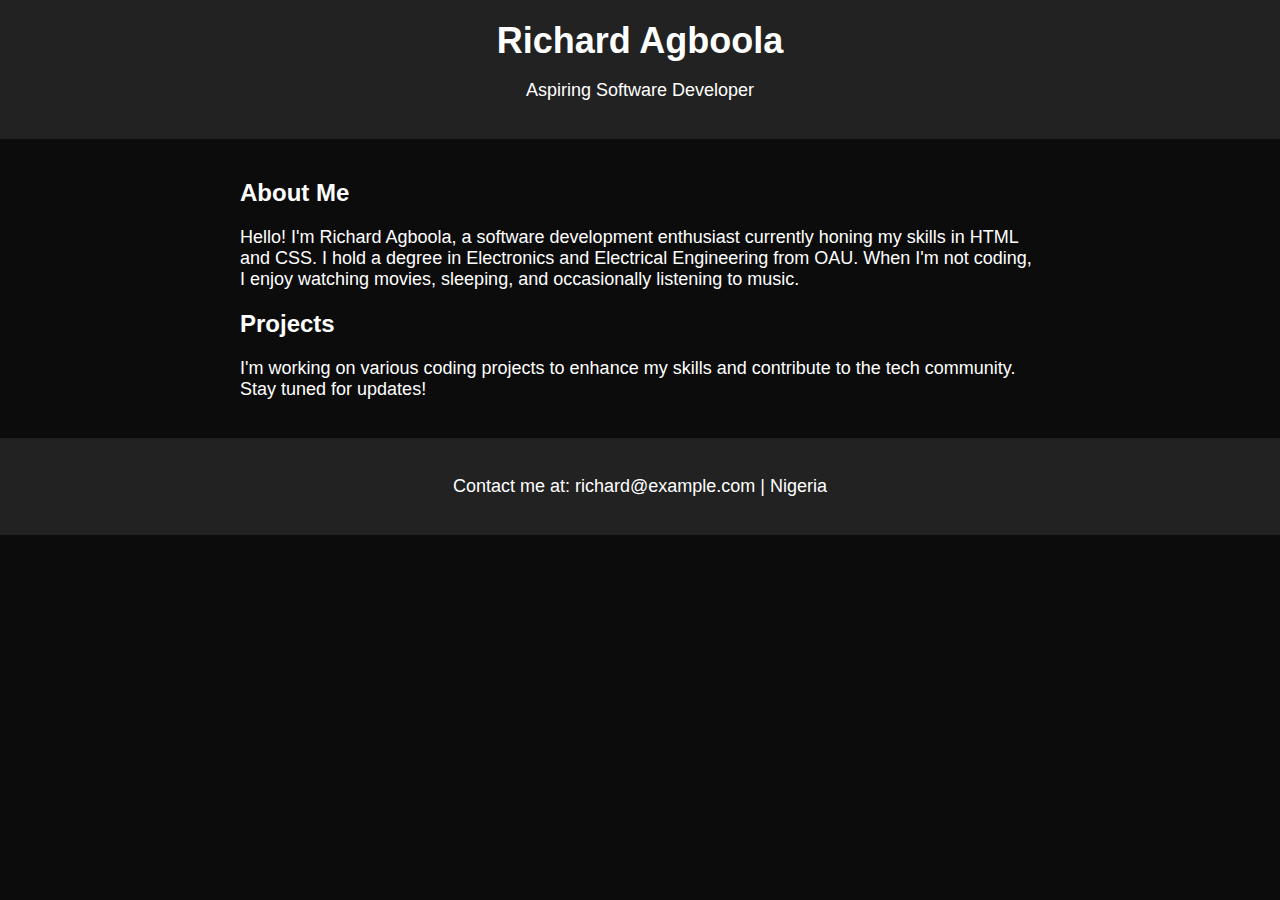
<file: richard.html>
<!DOCTYPE html>
<html lang="en">
  <head>
    <meta charset="UTF-8" />
    <meta name="viewport" content="width=device-width, initial-scale=1.0" />
    <title>Richard Agboola - Software Developer</title>
    <style>
      body {
        font-family: Arial, sans-serif;
        background-color: #0c0c0c;
        color: #fff;
        margin: 0;
        padding: 0;
        /* background-color: green; */
        /* padding: 20px; */
      }
      /* checking */
      header {
        background-color: #222;
        padding: 20px;
        text-align: center;
      }
      h1 {
        margin: 0;
        font-size: 36px;
      }
      p {
        font-size: 18px;
      }
      .content {
        max-width: 800px;
        margin: 0 auto;
        padding: 20px;
      }
      footer {
        text-align: center;
        padding: 20px;
        background-color: #222;
      }
    </style>
  </head>
  <body>
    <header>
      <h1>Richard Agboola</h1>
      <p>Aspiring Software Developer</p>
    </header>
    <div class="content">
      <h2>About Me</h2>
      <p>
        Hello! I'm Richard Agboola, a software development enthusiast currently
        honing my skills in HTML and CSS. I hold a degree in Electronics and
        Electrical Engineering from OAU. When I'm not coding, I enjoy watching
        movies, sleeping, and occasionally listening to music.
      </p>
      <h2>Projects</h2>
      <p>
        I'm working on various coding projects to enhance my skills and
        contribute to the tech community. Stay tuned for updates!
      </p>
    </div>
    <footer>
      <p>Contact me at: richard@example.com | Nigeria</p>
    </footer>
  </body>
</html>
</file>
<file: 03-CSS-Fundamentals/styles.css>
* {
  margin: 0;
  padding: 0;
}

body {
  font-family: sans-serif;
  color: #444;
  border-top: 10px solid #1098ad;
  position: relative;
}

.main-header {
  background-color: #f7f7f7;
  /* padding: 20px;
  padding-left: 40px;
  padding-right: 40px; */
  padding: 20px 40px;
  margin-bottom: 30px;
  /* height: 80px; */
}

aside {
  background-color: #f7f7f7;
  border-top: 5px solid #1098ad;
  border-bottom: 5px solid #1098ad;
  padding: 50px 0;
  width: 500px;
}

.post-header {
  margin-bottom: 40px;
}

nav {
  font-size: 18px;
}

article {
  margin-bottom: 60px;
}

h1,
h2,
h3 {
  color: #1098ad;
}

h1 {
  font-size: 26px;
  text-transform: uppercase;
  font-style: italic;
}

h2 {
  font-size: 40px;
  margin-bottom: 30px;
}

h3 {
  font-size: 38px;
  margin-bottom: 30px;
}

h4 {
  font-size: 28px;
  text-transform: uppercase;
  text-align: center;
}

p {
  font-size: 22px;
  line-height: 1.5;
  margin-bottom: 15px;
}

li {
  font-size: 20px;
  margin-bottom: 10px;
}

li:last-child {
  margin-bottom: 0;
}

/* footer p {
  font-size: 16px;
} */

#copyright {
  font-size: 16px;
}

#author {
  font-size: 18px;
  font-style: italic;
}

.related-author {
  font-size: 18px;
  font-weight: bold;
}

.related {
  list-style: none;
}

/* .first-class {
  font-weight: bold;
} */

ul,
ol {
  margin-bottom: 20px;
  margin-left: 50px;
}

li:first-child {
  font-weight: bold;
}

li:last-child {
  font-style: italic;
}

/* li:nth-child(even) {
  color: red;
} */

/* This is the misconception in the last video */
article p:first-child {
  color: red;
}

/* Styling links is done in this exact orfer say LVHA */
a:link {
  color: #1098ad;
  text-decoration: none;
}

a:visited {
  color: #1098ad;
}

a:hover {
  color: orangered;
  font-weight: bold;
  text-decoration: underline dotted orangered;
}

a:active {
  background-color: black;
  font-style: italic;
}

.post-img {
  width: 100%;
  height: auto;
}

.container {
  width: 800px;
  /* margin-left: auto;
  margin-right: auto; */
  margin: 0 auto;
  position: relative;
}

nav a:link {
  margin-right: 30px;
  margin-top: 10px;
  display: inline-block;
}

nav a:link:last-child {
  margin-right: 0;
}

button {
  font-size: 22px;
  padding: 20px;
  cursor: pointer;

  position: absolute;
  /* top: 50px;
  left: 50px; */
  right: 50px;
  bottom: 50px;
}

h1::first-letter {
  font-style: normal;
  margin-right: 5px;
}

h2 {
  /* background-color: orangered; */
  position: relative;
}

h2::before {
  content: "TOP";
  background-color: #ffe70e;
  color: #444;
  font-size: 16px;
  font-weight: bold;
  display: inline-block;
  padding: 5px 10px;
  position: absolute;
  top: -15px;
  right: -25px;
}

/* Resolving conflict */
/* #copyright {
  color: red;
}

.copyright {
  color: blue;
}

.text {
  color: yellow;
}

footer p {
  color: green !important;
} */
</file>
<file: 04-CSS-Layouts/styles.css>
* {
  margin: 0;
  padding: 0;
  box-sizing: border-box;
}

body {
  font-family: sans-serif;
  color: #444;
  border-top: 10px solid #1098ad;
  position: relative;
}

.main-header {
  background-color: #f7f7f7;
  /* padding: 20px;
  padding-left: 40px;
  padding-right: 40px; */
  padding: 20px 40px;
  /* margin-bottom: 30px; */
  /* height: 80px; */
}

aside {
  background-color: #f7f7f7;
  border-top: 5px solid #1098ad;
  border-bottom: 5px solid #1098ad;
  padding: 50px 40px;
  /* width: 500px; */
}

.post-header {
  margin-bottom: 40px;
}

nav {
  font-size: 18px;
}

/* article {
  margin-bottom: 60px;
} */

h1,
h2,
h3 {
  color: #1098ad;
}

h1 {
  font-size: 26px;
  text-transform: uppercase;
  font-style: italic;
}

h2 {
  font-size: 40px;
  margin-bottom: 30px;
}

h3 {
  font-size: 38px;
  margin-bottom: 30px;
}

h4 {
  font-size: 20px;
  text-transform: uppercase;
  text-align: center;
  margin-bottom: 30px;
}

p {
  font-size: 22px;
  line-height: 1.5;
  margin-bottom: 15px;
}

li {
  font-size: 20px;
  margin-bottom: 10px;
}

li:last-child {
  margin-bottom: 0;
}

/* footer p {
  font-size: 16px;
} */

#copyright {
  font-size: 16px;
}

#author {
  font-size: 18px;
  font-style: italic;
}

.related-author {
  font-size: 18px;
  font-weight: bold;
}

.related {
  list-style: none;
  margin-left: 0;
}

/* .first-class {
  font-weight: bold;
} */

ul,
ol {
  margin-bottom: 20px;
  margin-left: 50px;
}

li:first-child {
  font-weight: bold;
}

li:last-child {
  font-style: italic;
}

/* li:nth-child(even) {
  color: red;
} */

/* This is the misconception in the last video */
article p:first-child {
  color: red;
}

/* Styling links is done in this exact orfer say LVHA */
a:link {
  color: #1098ad;
  text-decoration: none;
}

a:visited {
  color: #1098ad;
}

a:hover {
  color: orangered;
  font-weight: bold;
  text-decoration: underline dotted orangered;
}

a:active {
  background-color: black;
  font-style: italic;
}

.post-img {
  width: 100%;
  height: auto;
}

.container {
  width: 1200px;
  /* margin-left: auto;
  margin-right: auto; */
  margin: 0 auto;
  position: relative;
}

nav a:link {
  margin-right: 30px;
  /* margin-top: 10px; */
  display: inline-block;
}

nav a:link:last-child {
  margin-right: 0;
}

button {
  font-size: 22px;
  padding: 20px;
  cursor: pointer;

  position: absolute;
  /* top: 50px;
  left: 50px; */
  right: 50px;
  bottom: 50px;
}

h1::first-letter {
  font-style: normal;
  margin-right: 5px;
}

h2 {
  /* background-color: orangered; */
  position: relative;
}

h2::before {
  content: "TOP";
  background-color: #ffe70e;
  color: #444;
  font-size: 16px;
  font-weight: bold;
  display: inline-block;
  padding: 5px 10px;
  position: absolute;
  top: -15px;
  right: -25px;
}

/* Resolving conflict */
/* #copyright {
  color: red;
}

.copyright {
  color: blue;
}

.text {
  color: yellow;
}

footer p {
  color: green !important;
} */

/* FLOATS */
/* .author-img {
  float: left;
  margin-bottom: 20px;
}

.author {
  float: left;
  margin-top: 10px;
  margin-left: 20px;
}

h1 {
  float: left;
}

nav {
  float: right;
}

.clear {
  clear: both;
}

.clearfix::after {
  display: block;
  clear: both;
  content: "";
}

article {
  width: 825px;
  float: left;
}

aside {
  width: 300px;
  float: right;
}

footer {
  clear: both;
} */

/* FLEXBOX */
.main-header {
  display: flex;
  align-items: center;
  justify-content: space-between;
}

.author-box {
  display: flex;
  align-items: center;
  margin-bottom: 15px;
}

.author {
  margin-bottom: 0;
  margin-left: 15px;
}

.related-post {
  display: flex;
  align-items: center;
  gap: 20px;
  margin-bottom: 30px;
}

.related-link:link {
  font-weight: bold;
  font-size: 17px;
  font-style: normal;
  margin-bottom: 5px;
  display: inline-block;
}

.related-author {
  font-weight: normal;
  font-style: italic;
  margin-bottom: 0;
  font-size: 14px;
}

/* FLEXBOX LAYOUT */
/* .row {
  display: flex;
  gap: 75px;
  margin-bottom: 60px;
  align-items: flex-start;
}

article {
  flex: 1;
  margin-bottom: 0;
}

aside {
  flex: 0 0 300px;
} */

/* CSS GRID LAYOUT */
.container {
  display: grid;
  grid-template-columns: 1fr 300px;
  column-gap: 75px;
  row-gap: 60px;
  align-items: start;
}

.main-header {
  /* grid-column: 1 / span 2; */
  grid-column: 1 / -1;
}

article {
}

aside {
}

footer {
  grid-column: 1 / -1;
}
</file>
<file: 05-Design/style.css>
/*
SPACING SYSTEM (px)
2 / 4 / 8 / 12 / 16 / 24 / 32 / 48 / 64 / 80 / 96 / 128

FONT SIZE SYSTEM (px)
10 / 12 / 14 / 16 / 18 / 20 / 24 / 30 / 36 / 44 / 52 / 62 / 74 / 86 / 98
*/

/* 
MAIN COLOR: #087f5b
GREY COLOR: #343a40
*/

* {
  margin: 0;
  padding: 0;
  box-sizing: border-box;
}

/* ------------------------ */
/* GENERAL STYLES */
/* ------------------------ */
body {
  font-family: "Inter", sans-serif;
  color: #343a40;
  border-bottom: 8px solid #087f5b;
}

.container {
  width: 960px;
  margin: 0 auto;
}

header,
section {
  margin-bottom: 96px;
}

h2 {
  margin-bottom: 48px;
  font-size: 30px;
  letter-spacing: -0.5px;
}

.grid-3-cols {
  display: grid;
  grid-template-columns: repeat(3, 1fr);
  column-gap: 80px;
}

.btn:link,
.btn:visited {
  background-color: #087f5b;
  color: #fff;
  text-decoration: none;
  text-transform: uppercase;

  display: inline-block;
  font-weight: 500;
  border-radius: 100px;
}

.btn:hover,
.btn:active {
  background-color: #099268;
}

.btn--big {
  font-size: 18px;
  padding: 16px 32px;
}

.btn--small {
  font-size: 14px;
  padding: 8px 12px;
}

img {
  border-radius: 12px;
}

/* ------------------------ */
/* COMPONENT STYLES */
/* ------------------------ */

/* HEADER */
header {
  display: grid;
  grid-template-columns: repeat(2, 1fr);
  column-gap: 80px;
  margin-top: 64px;
}

.header-text-box {
  align-self: center;
}

h1 {
  margin-bottom: 32px;
  /* 44 / 52 / 62 */
  font-size: 44px;
  line-height: 1.1;
  letter-spacing: -1px;

  /* text-shadow: 0px 5px 5px rgba(0, 0, 0, 0.07); */
}

.header-text {
  margin-bottom: 24px;
  font-size: 18px;
  line-height: 1.7;
}

img {
  width: 100%;
}

/* FEATURES */
.features-icon {
  stroke: #087f5b;
  height: 32px;
  width: 32px;
  margin-bottom: 24px;
}

.features-title {
  margin-bottom: 16px;
  font-size: 20px;
}

.features-text {
  font-size: 18px;
  line-height: 1.7;
}

/* TESTIMONIAL */
.testimonial-section {
  background-color: #087f5b;
  color: #fff;
  padding: 24px;
  border-radius: 12px;
}

.testimonial-box {
  grid-column: 2 / -1;
  align-self: center;
}

.testimonial-box h2 {
  margin-bottom: 24px;
  font-size: 24px;
}

.testimonial-text {
  font-style: italic;
  margin-bottom: 24px;
  font-size: 18px;
  line-height: 1.7;
  color: #e6fcf5;
}

.testimonial-author {
  color: #c3fae8;
}

/* CHAIRS */
.chair {
  box-shadow: 0px 20px 30px 0px rgba(0, 0, 0, 0.07);
  border-radius: 12px;
}

.chair img {
  border-bottom-left-radius: 0;
  border-bottom-right-radius: 0;
}

.chair-box {
  padding: 32px;
}

h3 {
  margin-bottom: 24px;
  font-size: 20px;
}

.chair-details {
  list-style: none;
  margin-bottom: 48px;
}

.chair-details li {
  display: flex;
  align-items: center;
  gap: 12px;
  margin-bottom: 16px;
}

.chair-details li:last-child {
  margin-bottom: 0;
}

.chair-icon {
  stroke: #087f5b;
  /* fill: red; */
  width: 24px;
  height: 24px;
}

.chair-price {
  display: flex;
  justify-content: space-between;
  font-size: 20px;
  align-items: center;
}

footer {
  margin-bottom: 48px;
  font-size: 14px;
  color: #495057;
}
</file>
<file: Getlinked/css/styles.css>
/*
--- 01 TYPOGRAPHY SYSTEM 

- Font sizes (px):
10 / 12 / 14 / 16 / 18 / 20 / 24 / 30 / 36 / 44 / 52 / 62 / 74 / 86 / 98

- Font weights:
Default: 400
Medium: 500
Semi-bold: 600
Bold: 700

- Line heights:
Default: 1 
Small: 1.05 
Medium: 1.2
Photograph default: 1.6

--- 02 COLORS

- Primary: #e67e22
- Tints: #fdf2e9 #fae5d3
- Shades: #cf711f
- Accents:
- Greys: #555 #333

--- 03 IMAGES

Major Copyright free images from Unsplash.com
Custormer headshots from UIFaces.co

--- 04 SHADOWS

--- 05 BORDER-RADIUS
Default: 9px

--- 06 WHITESPACE

- Spacing system (px):
2 / 4 / 8 / 12 / 16 / 24 / 32 / 48 / 64 / 80 / 96 / 128

*/

/* General Styles */

* {
  margin: 0;
  padding: 0;
  box-sizing: border-box;
}

html {
  /* Percentage of user's browser font-size setting */
  font-size: 62.5%;
}

body {
  /* To return the fontsize back to 16px */
  /* font-size: 1.6rem; */

  font-family: "Clash Display", sans-serif;
  line-height: 1;
  font-weight: 400;
  color: #fff;
  background-color: #150e28;
}

/* Header Section Styles */

.logo {
  color: #fff;
  font-family: Clash Display;
  font-size: 3.6rem;
  font-style: normal;
  font-weight: 700;
  line-height: normal;
}

.color {
  color: #d434fe;
}

/* Header Navigation Styles */

.header {
  display: flex;
  justify-content: space-between;
  padding: 0 12.8rem;

  margin-top: 6rem;
  padding-bottom: 2.5rem;

  border-bottom: 1px solid rgba(255, 255, 255, 18%);

  /* background-color: red; */
}

.main-nav-list {
  color: #fff;
  display: flex;
  list-style: none;
  gap: 5.6rem;
  align-items: center;
}

.main-nav-link:link,
.main-nav-link:visited {
  display: inline-block;
  text-decoration: none;
  color: #fff;
  font-weight: 400;
  transition: all 0.3s;

  font-family: Montserrat;
  font-size: 1.6rem;
  line-height: 1;
}

.main-nav-link:hover,
.main-nav-link:active {
  color: #d434fe;
}

.main-nav-link.nav-cta:link,
.main-nav-link.nav-cta:visited {
  padding: 1.6rem 5.2rem 1.7rem 5.2rem;
  color: #fff;
  border-radius: 4px;
  background: linear-gradient(
    270deg,
    #903aff 0%,
    #d434fe 56.42%,
    #ff26b9 99.99%,
    #fe34b9 100%
  );
  margin-left: 12rem;
}

/* .main-nav-link.nav-cta:hover,
.main-nav-link.nav-cta:active {
  background: #903aff;
} */

/* Hero Section Styling */

.heading-primary {
  color: #fff;
  font-family: Clash Display;
  font-size: 8rem;
  font-style: normal;
  font-weight: 700;
  line-height: normal;
}
</file>
